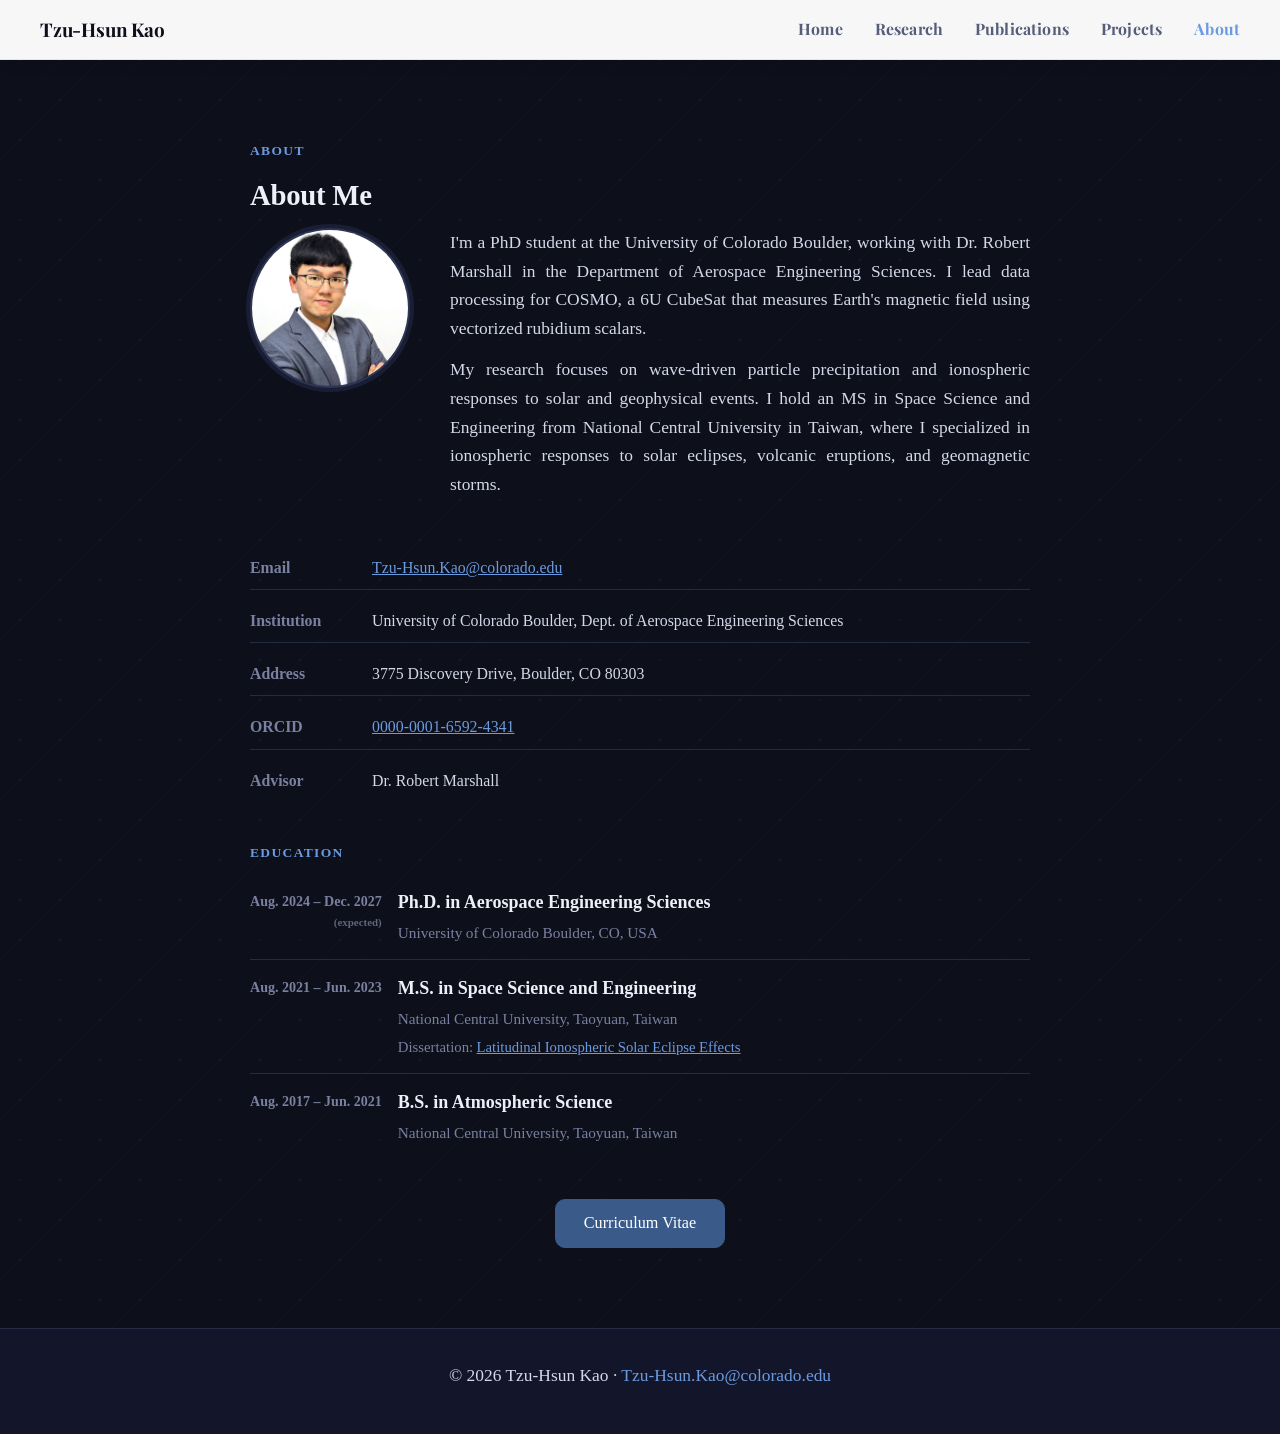
<file: about.html>
<!DOCTYPE html>
<html lang="en">
<head>
  <meta charset="UTF-8" />
  <meta name="viewport" content="width=device-width, initial-scale=1.0"/>
  <title>About — Tzu-Hsun Kao</title>
  <link rel="preconnect" href="https://fonts.googleapis.com">
  <link rel="preconnect" href="https://fonts.gstatic.com" crossorigin>
  <link href="https://fonts.googleapis.com/css2?family=Playfair+Display:wght@700&display=swap" rel="stylesheet">
  <link rel="stylesheet" href="style.css" />
</head>
<body>

<nav>
  <a class="nav-logo" href="index.html">Tzu-Hsun Kao</a>
  <ul class="nav-links" id="nav-links">
    <li><a href="index.html">Home</a></li>
    <li><a href="research.html">Research</a></li>
    <li><a href="publications.html">Publications</a></li>
    <li><a href="projects.html">Projects</a></li>
    <li><a href="about.html" class="active">About</a></li>
  </ul>
  <button class="hamburger" id="hamburger" aria-label="Menu">
    <span></span><span></span><span></span>
  </button>
</nav>

<main>
  <section>
    <div class="section-label">About</div>
    <h2>About Me</h2>

    <div class="about-grid">
      <img src="Resources/pic.jpg" alt="Tzu-Hsun Kao" class="about-photo" />
      <div id="about-bio">
        <p>
          I'm a PhD student at the University of Colorado Boulder, working with Dr. Robert Marshall in the Department of Aerospace Engineering Sciences. I lead data processing for COSMO, a 6U CubeSat that measures Earth's magnetic field using vectorized rubidium scalars.
        </p>
        <p>
          My research focuses on wave-driven particle precipitation and ionospheric responses to solar and geophysical events. I hold an MS in Space Science and Engineering from National Central University in Taiwan, where I specialized in ionospheric responses to solar eclipses, volcanic eruptions, and geomagnetic storms.
        </p>
      </div>
    </div>

    <div class="about-details">
      <div class="about-detail">
        <span class="label">Email</span>
        <span class="value"><a href="mailto:Tzu-Hsun.Kao@colorado.edu">Tzu-Hsun.Kao@colorado.edu</a></span>
      </div>
      <div class="about-detail">
        <span class="label">Institution</span>
        <span class="value">University of Colorado Boulder, Dept. of Aerospace Engineering Sciences</span>
      </div>
      <div class="about-detail">
        <span class="label">Address</span>
        <span class="value">3775 Discovery Drive, Boulder, CO 80303</span>
      </div>
      <div class="about-detail">
        <span class="label">ORCID</span>
        <span class="value"><a href="https://orcid.org/0000-0001-6592-4341" target="_blank">0000-0001-6592-4341</a></span>
      </div>

      <div class="about-detail">
        <span class="label">Advisor</span>
        <span class="value">Dr. Robert Marshall</span>
      </div>
    </div>

    <div style="margin-top: 40px;">
      <div class="section-label">Education</div>
      <div class="timeline">
        <div class="timeline-item">
          <div class="timeline-year">Aug. 2024 – Dec. 2027<br><span style="font-size:0.78em; opacity:0.75; display:block; text-align:right;">(expected)</span></div>
          <div class="timeline-content">
            <h3>Ph.D. in Aerospace Engineering Sciences</h3>
            <p>University of Colorado Boulder, CO, USA</p>
          </div>
        </div>
        <div class="timeline-item">
          <div class="timeline-year">Aug. 2021 – Jun. 2023</div>
          <div class="timeline-content">
            <h3>M.S. in Space Science and Engineering</h3>
            <p>National Central University, Taoyuan, Taiwan</p>
            <p style="margin-top:4px; font-size:0.82rem; color:var(--muted);">Dissertation: <a href="https://etd.lib.ncu.edu.tw/detail/0927ea67be99e47edf66c757e2e39d89/" target="_blank">Latitudinal Ionospheric Solar Eclipse Effects</a></p>
          </div>
        </div>
        <div class="timeline-item">
          <div class="timeline-year">Aug. 2017 – Jun. 2021</div>
          <div class="timeline-content">
            <h3>B.S. in Atmospheric Science</h3>
            <p>National Central University, Taoyuan, Taiwan</p>
          </div>
        </div>
      </div>
    </div>


    <div style="margin-top: 40px; text-align: center;">
      <a href="Resources/20260519 THKao_CV.pdf" download class="cv-download-btn">
        Curriculum Vitae
      </a>
    </div>

  </section>
</main>

<footer>
  <p>© 2026 Tzu-Hsun Kao ·
    <a href="mailto:Tzu-Hsun.Kao@colorado.edu">Tzu-Hsun.Kao@colorado.edu</a>
  </p>
</footer>

<script src="nav.js"></script>
<script>
  // ── About bio loader ─────────────────────────────────────────────
  // Edit Input/about-bio.txt to update the bio paragraphs.
  // Separate paragraphs with a blank line.
  // ──────────────────────────────────────────────────────────────────
  async function loadAboutBio() {
    const r = await fetch('Input/about-bio.txt');
    if (!r.ok) return;
    const text = (await r.text()).trim();
    const container = document.getElementById('about-bio');
    // Split on blank lines into separate paragraphs
    const paragraphs = text.split(/\n\s*\n/).map(p => p.trim()).filter(Boolean);
    container.innerHTML = paragraphs.map(p => `<p>${p}</p>`).join('');
  }
  loadAboutBio();
</script>
</body>
</html>
</file>
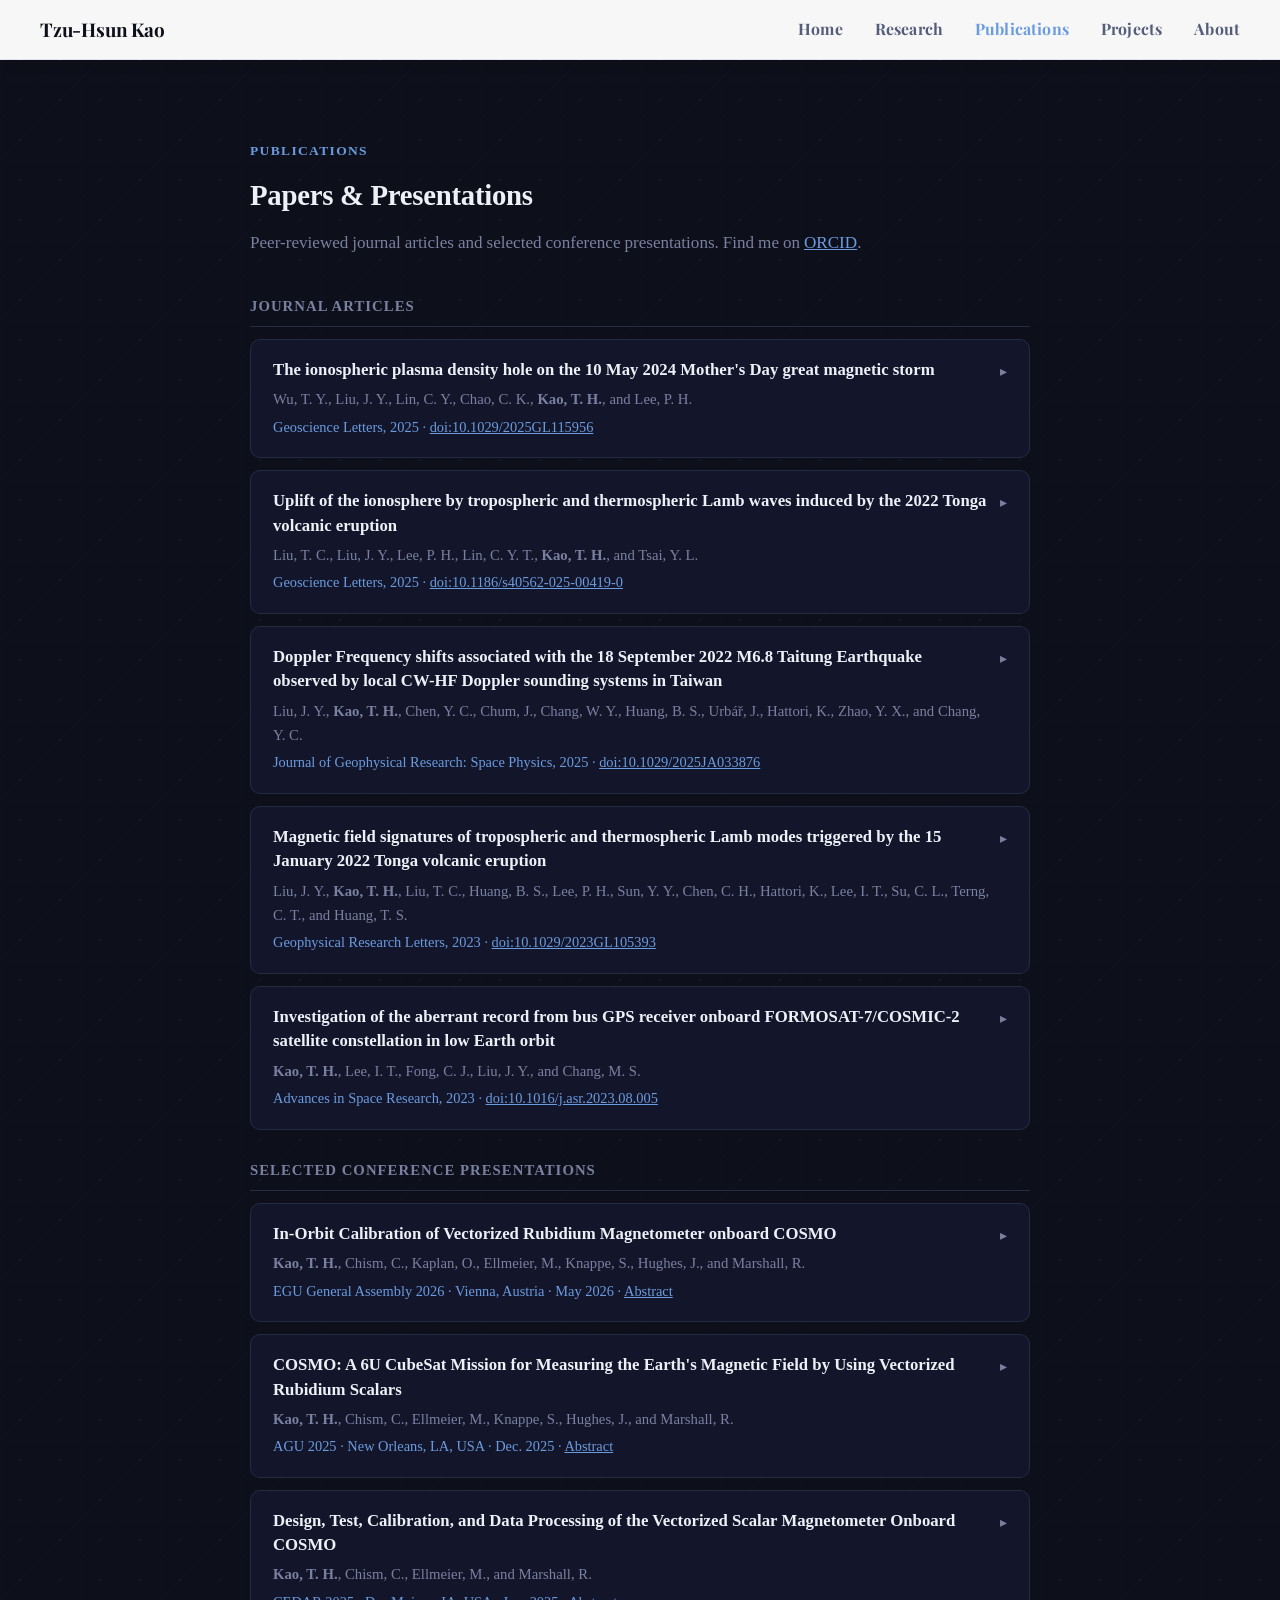
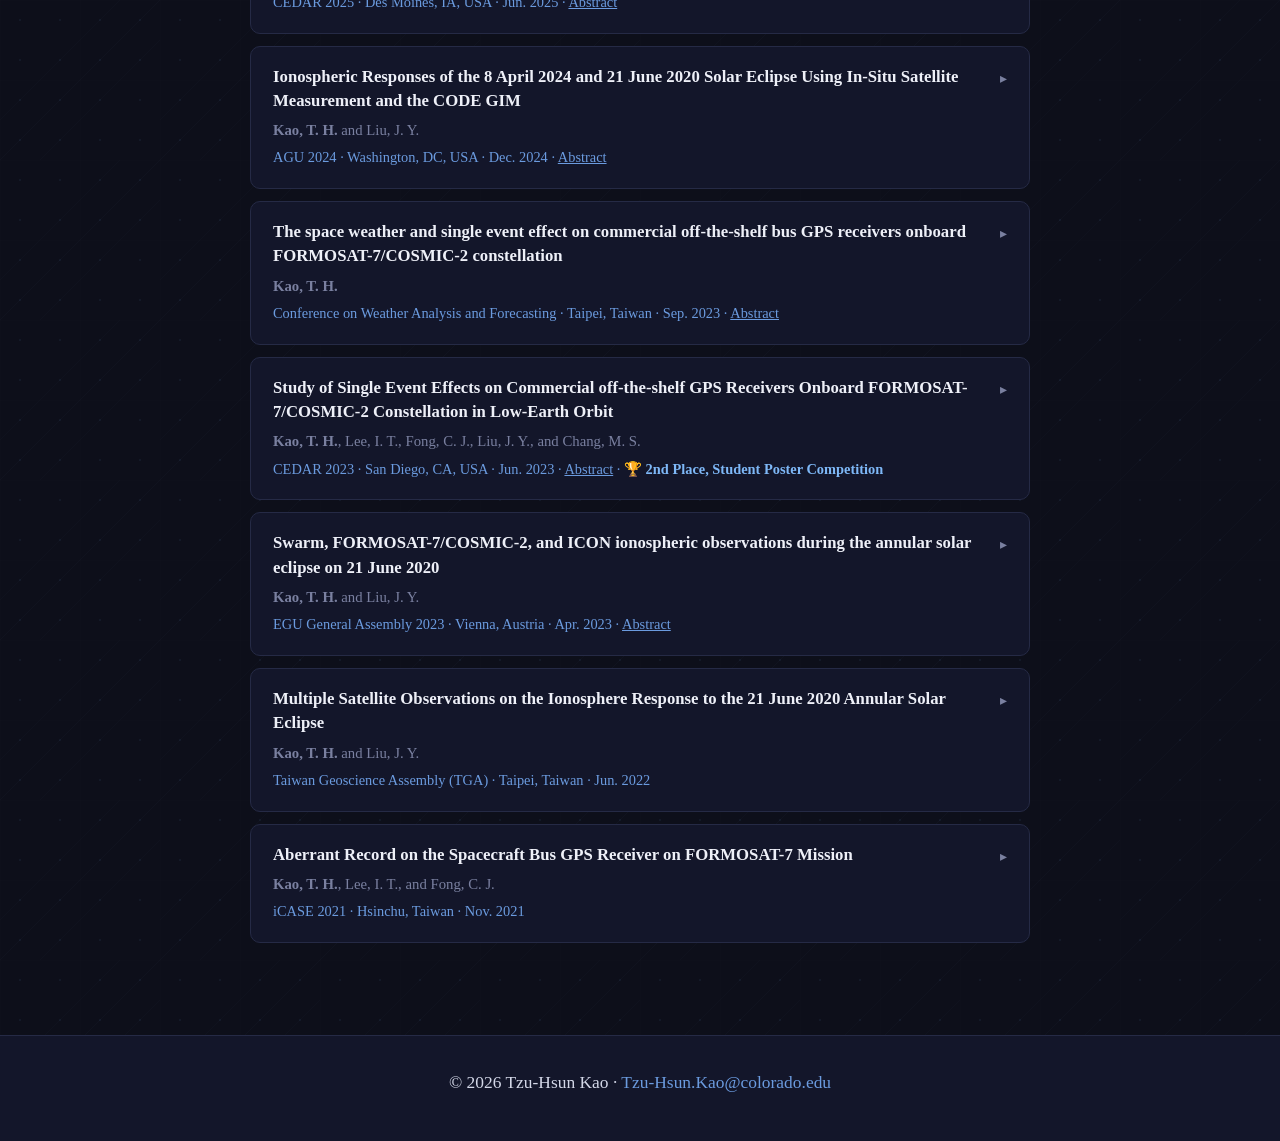
<file: publications.html>
<!DOCTYPE html>
<html lang="en">
<head>
  <meta charset="UTF-8" />
  <meta name="viewport" content="width=device-width, initial-scale=1.0"/>
  <title>Publications — Tzu-Hsun Kao</title>
  <link rel="preconnect" href="https://fonts.googleapis.com">
  <link rel="preconnect" href="https://fonts.gstatic.com" crossorigin>
  <link href="https://fonts.googleapis.com/css2?family=Playfair+Display:wght@700&display=swap" rel="stylesheet">
  <link rel="stylesheet" href="style.css" />
</head>
<body>

<nav>
  <a class="nav-logo" href="index.html">Tzu-Hsun Kao</a>
  <ul class="nav-links" id="nav-links">
    <li><a href="index.html">Home</a></li>
    <li><a href="research.html">Research</a></li>
    <li><a href="publications.html" class="active">Publications</a></li>
    <li><a href="projects.html">Projects</a></li>
    <li><a href="about.html">About</a></li>
  </ul>
  <button class="hamburger" id="hamburger" aria-label="Menu">
    <span></span><span></span><span></span>
  </button>
</nav>

<main>
  <section>
    <div class="section-label">Publications</div>
    <h2>Papers &amp; Presentations</h2>
    <p class="section-intro">
      Peer-reviewed journal articles and selected conference presentations. Find me on
      <a href="https://orcid.org/0000-0001-6592-4341" target="_blank">ORCID</a>.
    </p>

    <div class="pub-section-title">Journal Articles</div>

    <details class="pub-item pub-dropdown">
      <summary>
        <div class="pub-summary-content">
          <div class="pub-title">The ionospheric plasma density hole on the 10 May 2024 Mother's Day great magnetic storm</div>
          <div class="pub-authors">Wu, T. Y., Liu, J. Y., Lin, C. Y., Chao, C. K., <strong>Kao, T. H.</strong>, and Lee, P. H.</div>
          <div class="pub-venue">Geoscience Letters, 2025 · <a href="https://doi.org/10.1029/2025GL115956" target="_blank" onclick="event.stopPropagation()">doi:10.1029/2025GL115956</a></div>
        </div>
        <span class="pub-chevron">▸</span>
      </summary>
      <ul class="pub-keypoints">
        <li>FORMOSAT-5 and FORMOSAT-7 observed upward ion velocity at 720 km and downward ion velocity at 550 km altitude inside the plasma hole over the Atlantic Ocean during local midnight.</li>
        <li>The electron density in the hole yields a double-peak structure, with the lower peak at ~440 km and the upper peak at ~760 km altitude.</li>
        <li>The downward and upward ion velocities are likely responsible for creating the double-peak electron density feature observed during this extreme storm (Dst −412 nT).</li>
      </ul>
    </details>

    <details class="pub-item pub-dropdown">
      <summary>
        <div class="pub-summary-content">
          <div class="pub-title">Uplift of the ionosphere by tropospheric and thermospheric Lamb waves induced by the 2022 Tonga volcanic eruption</div>
          <div class="pub-authors">Liu, T. C., Liu, J. Y., Lee, P. H., Lin, C. Y. T., <strong>Kao, T. H.</strong>, and Tsai, Y. L.</div>
          <div class="pub-venue">Geoscience Letters, 2025 · <a href="https://doi.org/10.1186/s40562-025-00419-0" target="_blank" onclick="event.stopPropagation()">doi:10.1186/s40562-025-00419-0</a></div>
        </div>
        <span class="pub-chevron">▸</span>
      </summary>
      <ul class="pub-keypoints">
        <li>Thermospheric Lamb wavefronts propagated at 539 m/s and tropospheric ones at 338 m/s, uplifting the ionosphere by 86–155 km and 50–110 km, respectively.</li>
        <li>The ionospheric uplift significantly increased the Rayleigh–Taylor instability growth rate, resulting in the occurrence of ionospheric spread-F layers.</li>
        <li>The tropospheric Lamb wave was accompanied by distinct near-surface air pressure pulses and sea level fluctuations, while the thermospheric one was not.</li>
      </ul>
    </details>

    <details class="pub-item pub-dropdown">
      <summary>
        <div class="pub-summary-content">
          <div class="pub-title">Doppler Frequency shifts associated with the 18 September 2022 M6.8 Taitung Earthquake observed by local CW-HF Doppler sounding systems in Taiwan</div>
          <div class="pub-authors">Liu, J. Y., <strong>Kao, T. H.</strong>, Chen, Y. C., Chum, J., Chang, W. Y., Huang, B. S., Urbář, J., Hattori, K., Zhao, Y. X., and Chang, Y. C.</div>
          <div class="pub-venue">Journal of Geophysical Research: Space Physics, 2025 · <a href="https://doi.org/10.1029/2025JA033876" target="_blank" onclick="event.stopPropagation()">doi:10.1029/2025JA033876</a></div>
        </div>
        <span class="pub-chevron">▸</span>
      </summary>
      <ul class="pub-keypoints">
        <li>The seismo-traveling ionospheric disturbances (STIDs) from the M6.8 Taitung earthquake propagated upward at approximately the speed of sound, with a horizontal speed of ~1.4 km/s for nearby quakes — slower than the 3.2–3.9 km/s observed for distant ones.</li>
        <li>DFS observations from five sounding frequencies across nine receiving stations confirmed upward propagation with reflection heights of ~160–225 km altitude.</li>
        <li>In the Taiwan vicinity, the total intensity of earthquakes is essential for triggering STIDs, established through analysis of the top nine earthquakes during 2022–2023.</li>
      </ul>
    </details>

    <details class="pub-item pub-dropdown">
      <summary>
        <div class="pub-summary-content">
          <div class="pub-title">Magnetic field signatures of tropospheric and thermospheric Lamb modes triggered by the 15 January 2022 Tonga volcanic eruption</div>
          <div class="pub-authors">Liu, J. Y., <strong>Kao, T. H.</strong>, Liu, T. C., Huang, B. S., Lee, P. H., Sun, Y. Y., Chen, C. H., Hattori, K., Lee, I. T., Su, C. L., Terng, C. T., and Huang, T. S.</div>
          <div class="pub-venue">Geophysical Research Letters, 2023 · <a href="https://doi.org/10.1029/2023GL105393" target="_blank" onclick="event.stopPropagation()">doi:10.1029/2023GL105393</a></div>
        </div>
        <span class="pub-chevron">▸</span>
      </summary>
      <ul class="pub-keypoints">
        <li>Tropospheric (315 m/s) and thermospheric (487 m/s) Lamb waves from the Tonga eruption activated dynamo currents and electric fields, producing coherent magnetic field deflections in all 10 Taiwan magnetometers pointing toward and away from Tonga.</li>
        <li>Beamforming analysis on 69 INTERMAGNET magnetometers confirmed that both Lamb modes efficiently activated traveling ionospheric disturbances and uplifted the ionosphere.</li>
        <li>The tropospheric Lamb wave additionally modulated ground-based air pressures and sea levels, while the thermospheric wave did not show such surface signatures.</li>
      </ul>
    </details>

    <details class="pub-item pub-dropdown">
      <summary>
        <div class="pub-summary-content">
          <div class="pub-title">Investigation of the aberrant record from bus GPS receiver onboard FORMOSAT-7/COSMIC-2 satellite constellation in low Earth orbit</div>
          <div class="pub-authors"><strong>Kao, T. H.</strong>, Lee, I. T., Fong, C. J., Liu, J. Y., and Chang, M. S.</div>
          <div class="pub-venue">Advances in Space Research, 2023 · <a href="https://doi.org/10.1016/j.asr.2023.08.005" target="_blank" onclick="event.stopPropagation()">doi:10.1016/j.asr.2023.08.005</a></div>
        </div>
        <span class="pub-chevron">▸</span>
      </summary>
      <ul class="pub-keypoints">
        <li>Over 7,000 "Warm Start Requested" (WSR) events were recorded in 3 years after launch across the six-satellite F7/C2 constellation, classified as a type of single event effect (SEE) in the commercial COTS GPS receivers.</li>
        <li>A warning area of high SEE probability was statistically defined based on the geomagnetic field strength of ~21,200/20,550 nT, closely corresponding to the South Atlantic Anomaly region.</li>
        <li>WSR occurrence correlates with both geomagnetic disturbance (Kp index) and solar activity (F10.7 index), confirming a space weather-driven origin.</li>
      </ul>
    </details>

    <div class="pub-section-title">Selected Conference Presentations</div>

    <details class="pub-item pub-dropdown">
      <summary>
        <div class="pub-summary-content">
          <div class="pub-title">In-Orbit Calibration of Vectorized Rubidium Magnetometer onboard COSMO</div>
          <div class="pub-authors"><strong>Kao, T. H.</strong>, Chism, C., Kaplan, O., Ellmeier, M., Knappe, S., Hughes, J., and Marshall, R.</div>
          <div class="pub-venue">EGU General Assembly 2026 · Vienna, Austria · May 2026 · <a href="https://meetingorganizer.copernicus.org/EGU26/EGU26-856.html" target="_blank" onclick="event.stopPropagation()">Abstract</a></div>
        </div>
        <span class="pub-chevron">▸</span>
      </summary>
      <ul class="pub-keypoints">
        <li>Presented in-orbit calibration methodology for the vectorized rubidium scalar magnetometer aboard the COSMO 6U CubeSat.</li>
        <li>Calibration pipeline addresses sensor offsets, scale factors, and non-orthogonality using reference field models and onboard telemetry.</li>
        <li>Results demonstrate the feasibility of achieving science-grade magnetic field measurements from a low-cost CubeSat platform.</li>
      </ul>
      <span class="pub-ai-note">✦ AI-generated summary</span>
    </details>

    <details class="pub-item pub-dropdown">
      <summary>
        <div class="pub-summary-content">
          <div class="pub-title">COSMO: A 6U CubeSat Mission for Measuring the Earth's Magnetic Field by Using Vectorized Rubidium Scalars</div>
          <div class="pub-authors"><strong>Kao, T. H.</strong>, Chism, C., Ellmeier, M., Knappe, S., Hughes, J., and Marshall, R.</div>
          <div class="pub-venue">AGU 2025 · New Orleans, LA, USA · Dec. 2025 · <a href="https://agu.confex.com/agu/agu25/meetingapp.cgi/Paper/1940603" target="_blank" onclick="event.stopPropagation()">Abstract</a></div>
        </div>
        <span class="pub-chevron">▸</span>
      </summary>
      <ul class="pub-keypoints">
        <li>Overview of the COSMO mission, a 6U CubeSat designed to measure Earth's magnetic field using a novel vectorized rubidium scalar magnetometer.</li>
        <li>Described the instrument design, data processing pipeline, and science objectives targeting crustal and external magnetic field characterization.</li>
        <li>Highlighted the potential of small satellite platforms for high-precision geomagnetic observations at low cost and short development timescales.</li>
      </ul>
      <span class="pub-ai-note">✦ AI-generated summary</span>
    </details>

    <details class="pub-item pub-dropdown">
      <summary>
        <div class="pub-summary-content">
          <div class="pub-title">Design, Test, Calibration, and Data Processing of the Vectorized Scalar Magnetometer Onboard COSMO</div>
          <div class="pub-authors"><strong>Kao, T. H.</strong>, Chism, C., Ellmeier, M., and Marshall, R.</div>
          <div class="pub-venue">CEDAR 2025 · Des Moines, IA, USA · Jun. 2025 · <a href="https://cedarscience.org/poster-2025/design-test-calibration-and-data-processing-vectorized-scalar-magnetometer-onboard" target="_blank" onclick="event.stopPropagation()">Abstract</a></div>
        </div>
        <span class="pub-chevron">▸</span>
      </summary>
      <ul class="pub-keypoints">
        <li>Described the end-to-end development of the vectorized scalar magnetometer, from bench testing through pre-launch calibration.</li>
        <li>Data processing pipeline converts raw sensor outputs to calibrated vector magnetic field measurements, accounting for spacecraft interference.</li>
        <li>Preliminary results show good agreement with reference field models, validating the instrument for ionospheric and magnetospheric science.</li>
      </ul>
      <span class="pub-ai-note">✦ AI-generated summary</span>
    </details>

    <details class="pub-item pub-dropdown">
      <summary>
        <div class="pub-summary-content">
          <div class="pub-title">Ionospheric Responses of the 8 April 2024 and 21 June 2020 Solar Eclipse Using In-Situ Satellite Measurement and the CODE GIM</div>
          <div class="pub-authors"><strong>Kao, T. H.</strong> and Liu, J. Y.</div>
          <div class="pub-venue">AGU 2024 · Washington, DC, USA · Dec. 2024 · <a href="https://agu.confex.com/agu/agu24/meetingapp.cgi/Paper/1664274" target="_blank" onclick="event.stopPropagation()">Abstract</a></div>
        </div>
        <span class="pub-chevron">▸</span>
      </summary>
      <ul class="pub-keypoints">
        <li>Compared ionospheric responses to two solar eclipses — the 2024 total and 2020 annular — using in-situ satellite data and global TEC maps from CODE GIM.</li>
        <li>Both eclipses produced measurable electron density depletions along the eclipse path, with the total eclipse showing stronger and more localized effects.</li>
        <li>Multi-instrument analysis highlights how eclipse geometry and local time control the magnitude of ionospheric responses.</li>
      </ul>
      <span class="pub-ai-note">✦ AI-generated summary</span>
    </details>

    <details class="pub-item pub-dropdown">
      <summary>
        <div class="pub-summary-content">
          <div class="pub-title">The space weather and single event effect on commercial off-the-shelf bus GPS receivers onboard FORMOSAT-7/COSMIC-2 constellation</div>
          <div class="pub-authors"><strong>Kao, T. H.</strong></div>
          <div class="pub-venue">Conference on Weather Analysis and Forecasting · Taipei, Taiwan · Sep. 2023 · <a href="https://conf.cwa.gov.tw/media/cwa_past_conferences/112/A6/A6-5_O_%E9%AB%98%E5%AD%90%E5%8B%9B_The_s.pdf" target="_blank" onclick="event.stopPropagation()">Abstract</a></div>
        </div>
        <span class="pub-chevron">▸</span>
      </summary>
      <ul class="pub-keypoints">
        <li>Presented findings on space weather-driven single event effects (SEEs) affecting commercial GPS receivers aboard the FORMOSAT-7/COSMIC-2 LEO constellation.</li>
        <li>Identified correlations between high-energy particle flux events and anomalous GPS data records across the satellite constellation.</li>
        <li>Discussed implications for data quality assurance in operational space weather and ionospheric monitoring missions.</li>
      </ul>
      <span class="pub-ai-note">✦ AI-generated summary</span>
    </details>

    <details class="pub-item pub-dropdown">
      <summary>
        <div class="pub-summary-content">
          <div class="pub-title">Study of Single Event Effects on Commercial off-the-shelf GPS Receivers Onboard FORMOSAT-7/COSMIC-2 Constellation in Low-Earth Orbit</div>
          <div class="pub-authors"><strong>Kao, T. H.</strong>, Lee, I. T., Fong, C. J., Liu, J. Y., and Chang, M. S.</div>
          <div class="pub-venue">CEDAR 2023 · San Diego, CA, USA · Jun. 2023 · <a href="https://cedarscience.org/poster-2023/study-single-event-effects-commercial-shelf-gps-receivers-onboard-formosat-7cosmic-2" target="_blank" onclick="event.stopPropagation()">Abstract</a> · <span style="color:var(--accent); font-weight:600;">🏆 2nd Place, Student Poster Competition</span></div>
        </div>
        <span class="pub-chevron">▸</span>
      </summary>
      <ul class="pub-keypoints">
        <li>Systematic study of single event effects on COTS GPS receivers in LEO, using the full FORMOSAT-7/COSMIC-2 six-satellite constellation as a natural experiment.</li>
        <li>Aberrant records were statistically linked to South Atlantic Anomaly crossings and solar energetic particle events.</li>
        <li>Awarded 2nd Place in the CEDAR 2023 Student Poster Competition for the quality and originality of the work.</li>
      </ul>
      <span class="pub-ai-note">✦ AI-generated summary</span>
    </details>

    <details class="pub-item pub-dropdown">
      <summary>
        <div class="pub-summary-content">
          <div class="pub-title">Swarm, FORMOSAT-7/COSMIC-2, and ICON ionospheric observations during the annular solar eclipse on 21 June 2020</div>
          <div class="pub-authors"><strong>Kao, T. H.</strong> and Liu, J. Y.</div>
          <div class="pub-venue">EGU General Assembly 2023 · Vienna, Austria · Apr. 2023 · <a href="https://meetingorganizer.copernicus.org/EGU23/EGU23-596.html" target="_blank" onclick="event.stopPropagation()">Abstract</a></div>
        </div>
        <span class="pub-chevron">▸</span>
      </summary>
      <ul class="pub-keypoints">
        <li>Multi-satellite study of the ionospheric response to the 21 June 2020 annular solar eclipse, combining in-situ data from Swarm, FORMOSAT-7/COSMIC-2, and ICON.</li>
        <li>Eclipse-induced electron density reductions were observed across multiple altitude levels, with the response varying by local time and latitude.</li>
        <li>The complementary coverage of three satellite missions enabled a three-dimensional view of the eclipse's ionospheric footprint.</li>
      </ul>
      <span class="pub-ai-note">✦ AI-generated summary</span>
    </details>

    <details class="pub-item pub-dropdown">
      <summary>
        <div class="pub-summary-content">
          <div class="pub-title">Multiple Satellite Observations on the Ionosphere Response to the 21 June 2020 Annular Solar Eclipse</div>
          <div class="pub-authors"><strong>Kao, T. H.</strong> and Liu, J. Y.</div>
          <div class="pub-venue">Taiwan Geoscience Assembly (TGA) · Taipei, Taiwan · Jun. 2022</div>
        </div>
        <span class="pub-chevron">▸</span>
      </summary>
      <ul class="pub-keypoints">
        <li>Early analysis of ionospheric responses to the 2020 annular solar eclipse using coordinated observations from multiple satellites.</li>
        <li>TEC reductions and plasma density changes were detected along the eclipse path, consistent with reduced solar EUV ionization.</li>
        <li>Laid the groundwork for the more comprehensive multi-instrument study presented at EGU 2023.</li>
      </ul>
      <span class="pub-ai-note">✦ AI-generated summary</span>
    </details>

    <details class="pub-item pub-dropdown">
      <summary>
        <div class="pub-summary-content">
          <div class="pub-title">Aberrant Record on the Spacecraft Bus GPS Receiver on FORMOSAT-7 Mission</div>
          <div class="pub-authors"><strong>Kao, T. H.</strong>, Lee, I. T., and Fong, C. J.</div>
          <div class="pub-venue">iCASE 2021 · Hsinchu, Taiwan · Nov. 2021</div>
        </div>
        <span class="pub-chevron">▸</span>
      </summary>
      <ul class="pub-keypoints">
        <li>First report of anomalous GPS records from the FORMOSAT-7 bus receiver, identifying systematic patterns in the timing and location of data dropouts.</li>
        <li>Initial analysis pointed to radiation environment effects as the likely cause, motivating a broader investigation across the full COSMIC-2 constellation.</li>
        <li>This early work formed the basis for the subsequent journal publication in Advances in Space Research (2023).</li>
      </ul>
      <span class="pub-ai-note">✦ AI-generated summary</span>
    </details>
  </section>
</main>

<footer>
  <p>© 2026 Tzu-Hsun Kao ·
    <a href="mailto:Tzu-Hsun.Kao@colorado.edu">Tzu-Hsun.Kao@colorado.edu</a>
  </p>
</footer>

<script src="nav.js"></script>
</body>
</html>
</file>
<file: style.css>
:root {
  --navy: #0d0f1a;
  --surface: #13162a;
  --surface2: #1a1e35;
  --surface3: #222640;
  --blue: #6b9bdf;
  --blue-dim: #3a5a8a;
  --blue-light: #1a2540;
  --accent: #7eb8f7;
  --text: #d4d8e8;
  --text-bright: #eef0f8;
  --muted: #7a80a0;
  --border: #252a45;
  --border-bright: #2e3555;
  --bg: #0d0f1a;
  --white: #1a1e35;
  --radius: 10px;
  --transition: 0.2s ease;
}

* { box-sizing: border-box; margin: 0; padding: 0; }
html { scroll-behavior: smooth; font-size: 112.5%; /* bumps base from 16px → 18px (~+2pt) */ }

body {
  font-family: Georgia, "Times New Roman", Times, serif;
  color: var(--text);
  background-color: var(--bg);
  background-image: url("data:image/svg+xml,%3Csvg xmlns='http://www.w3.org/2000/svg' width='800' height='800'%3E%3Cdefs%3E%3Cpattern id='grid' width='80' height='80' patternUnits='userSpaceOnUse'%3E%3Cpath d='M 80 0 L 0 0 0 80' fill='none' stroke='%23ffffff' stroke-width='0.3' opacity='0.04'/%3E%3C/pattern%3E%3Cpattern id='diag' width='160' height='160' patternUnits='userSpaceOnUse'%3E%3Cline x1='0' y1='160' x2='160' y2='0' stroke='%236b9bdf' stroke-width='0.4' opacity='0.06'/%3E%3Cline x1='-40' y1='160' x2='120' y2='0' stroke='%236b9bdf' stroke-width='0.4' opacity='0.04'/%3E%3Cline x1='40' y1='160' x2='200' y2='0' stroke='%236b9bdf' stroke-width='0.4' opacity='0.04'/%3E%3C/pattern%3E%3Cpattern id='dots' width='40' height='40' patternUnits='userSpaceOnUse'%3E%3Ccircle cx='20' cy='20' r='0.8' fill='%236b9bdf' opacity='0.15'/%3E%3C/pattern%3E%3C/defs%3E%3Crect width='800' height='800' fill='url(%23grid)'/%3E%3Crect width='800' height='800' fill='url(%23diag)'/%3E%3Crect width='800' height='800' fill='url(%23dots)'/%3E%3C/svg%3E");
  background-size: 800px 800px;
  line-height: 1.65;
}

a { color: var(--blue); }

/* ── Nav ── */
nav {
  position: fixed;
  top: 0; left: 0; right: 0;
  z-index: 100;
  background: rgba(255, 255, 255, 0.97);
  backdrop-filter: blur(14px);
  border-bottom: 1px solid #e0e4ef;
  display: flex;
  align-items: center;
  justify-content: space-between;
  padding: 0 40px;
  height: 60px;
  box-shadow: 0 1px 12px rgba(0,0,0,0.18);
}

.nav-logo {
  font-weight: 700;
  font-size: 1.05rem;
  font-family: "Playfair Display", Georgia, serif;
  color: #0d0f1a;
  text-decoration: none;
  letter-spacing: -0.01em;
}

.nav-links {
  display: flex;
  gap: 32px;
  list-style: none;
}

.nav-links a {
  font-size: 0.88rem;
  font-weight: 700;
  font-family: "Playfair Display", Georgia, serif;
  color: #555d7a;
  text-decoration: none;
  transition: color var(--transition);
  letter-spacing: 0.01em;
}

.nav-links a:hover,
.nav-links a.active { color: var(--blue); }

/* ── Scroll-to-bottom: black nav ── */
nav.nav-dark {
  background: rgba(0, 0, 0, 0.96);
  border-bottom-color: #111;
  box-shadow: 0 1px 12px rgba(0,0,0,0.5);
  transition: background 0.4s ease, border-bottom-color 0.4s ease;
}
nav.nav-dark .nav-logo { color: #ffffff; transition: color 0.4s ease; }
nav.nav-dark .nav-links a { color: #aaaaaa; transition: color 0.4s ease; }
nav.nav-dark .nav-links a:hover,
nav.nav-dark .nav-links a.active { color: var(--accent); }
nav.nav-dark .hamburger span { background: #ffffff; transition: background 0.4s ease; }

nav { transition: background 0.4s ease, border-bottom-color 0.4s ease; }

.hamburger {
  display: none;
  flex-direction: column;
  gap: 5px;
  cursor: pointer;
  background: none;
  border: none;
  padding: 4px;
}
.hamburger span {
  display: block;
  width: 22px; height: 2px;
  background: #0d0f1a;
  border-radius: 2px;
  transition: var(--transition);
}

/* ── Layout ── */
main { padding-top: 60px; }

section {
  min-height: calc(100vh - 60px);
  padding: 80px 40px;
  max-width: 860px;
  margin: 0 auto;
}

.section-label {
  font-size: 0.75rem;
  font-weight: 700;
  text-transform: uppercase;
  letter-spacing: 0.1em;
  color: var(--blue);
  margin-bottom: 10px;
}

h1 {
  font-size: clamp(2rem, 5vw, 3rem);
  font-weight: 800;
  color: var(--text-bright);
  line-height: 1.15;
  letter-spacing: -0.02em;
  margin-bottom: 16px;
}

h2 {
  font-size: 1.6rem;
  font-weight: 700;
  color: var(--text-bright);
  letter-spacing: -0.01em;
  margin-bottom: 8px;
}

h3 {
  font-size: 1rem;
  font-weight: 600;
  color: var(--text-bright);
  margin-bottom: 4px;
}

p {
  color: var(--text);
  font-size: 0.97rem;
  margin-bottom: 12px;
  text-align: justify;
  hyphens: auto;
  -webkit-hyphens: auto;
  word-spacing: -0.02em;
}


/* ── Banner ── */
.site-banner {
  width: 100%;
  max-height: 320px;
  overflow: hidden;
  line-height: 0;
}
.site-banner img {
  width: 100%;
  height: 320px;
  object-fit: cover;
  object-position: center;
  display: block;
}

/* ── Home ── */
.home-section {
  display: flex;
  flex-direction: column;
  justify-content: center;
  min-height: calc(100vh - 60px);
  padding: 40px 40px 80px;
  max-width: 860px;
  margin: 0 auto;
}

/* ── Home layout: photo left, content right ── */
.home-layout {
  display: flex;
  gap: 52px;
  align-items: flex-start;
}

.home-photo-col {
  display: flex;
  flex-direction: column;
  align-items: center;
  flex-shrink: 0;
  width: 200px;
}

.home-photo {
  width: 200px;
  height: 200px;
  object-fit: cover;
  border-radius: 10px;
  border: 2px solid var(--border-bright);
  box-shadow: 0 4px 20px rgba(0,0,0,0.4);
  display: block;
}

.home-name {
  font-size: 1.1rem;
  font-weight: 800;
  color: var(--text-bright);
  text-align: center;
  margin-top: 14px;
  margin-bottom: 0;
  width: 200px;
  letter-spacing: -0.01em;
  line-height: 1.3;
}
.home-name-zh {
  text-align: center;
  font-size: 1.22rem;
  color: var(--text-bright);
  letter-spacing: 0.1em;
  margin-top: 0;
  margin-bottom: 0;
  width: 200px;
}

.home-meta {
  display: flex;
  flex-direction: column;
  align-items: flex-start;
  width: 200px;
  margin-top: 6px;
  gap: 3px;
}

.home-position {
  font-size: 0.85rem;
  font-family: Georgia, "Times New Roman", Times, serif;
  color: var(--muted);
  font-weight: normal;
  text-align: left;
  width: 200px;
  margin: 0;
  letter-spacing: normal;
  text-transform: none;
  hyphens: none;
  word-spacing: normal;
  display: flex;
  align-items: center;
  gap: 6px;
}

.meta-icon {
  width: 1.4em;
  text-align: center;
  flex-shrink: 0;
  font-style: normal;
}

/* ── Citation box ── */
.citation-box {
  display: block;
  width: 200px;
  margin-top: 16px;
  background: var(--surface2);
  border: 1px solid var(--border-bright);
  border-radius: var(--radius);
  padding: 12px 14px;
  text-decoration: none;
  transition: border-color var(--transition), box-shadow var(--transition);
}
.citation-box:hover {
  border-color: var(--blue-dim);
  box-shadow: 0 4px 16px rgba(0,0,0,0.3);
}

.citation-title {
  font-size: 0.75rem;
  font-weight: 700;
  text-transform: uppercase;
  letter-spacing: 0.08em;
  color: var(--muted);
  margin-bottom: 8px;
  text-align: center;
}

.citation-stats {
  width: 100%;
  margin-bottom: 10px;
}

.citation-stat-row {
  display: grid;
  grid-template-columns: 1fr auto auto;
  gap: 6px;
  font-size: 0.75rem;
  font-family: Georgia, serif;
  color: var(--text);
  padding: 2px 0;
  border-bottom: 1px solid var(--border);
}
.citation-stat-row:last-child { border-bottom: none; }

.citation-header {
  color: var(--muted);
  font-size: 0.7rem;
}

.citation-stat-row span:nth-child(2),
.citation-stat-row span:nth-child(3) {
  text-align: right;
  min-width: 28px;
}

.citation-chart { width: 100%; }

/* Chart: y-axis + bars side by side */
.citation-chart-inner {
  display: flex;
  align-items: flex-end; /* both children bottom-align */
  gap: 4px;
}

/* Y-axis: absolutely positioned labels inside a relative wrapper */
.citation-yaxis {
  position: relative;
  width: 14px;
  height: 80px; /* bar area height */
  flex-shrink: 0;
}

.citation-yaxis span {
  position: absolute;
  right: 0;
  font-size: 0.6rem;
  color: var(--muted);
  font-family: Georgia, serif;
  line-height: 1;
  text-align: right;
  transform: translateY(-50%); /* center label on its gridline */
}

/* Place each label at the correct % from bottom:
   bar area = 80px, scale 0–5, each unit = 16px
   top:X% = (5 - value) / 5 * 100% */
.citation-yaxis span:nth-child(1) { top: 0%;   } /* 5 */
.citation-yaxis span:nth-child(2) { top: 20%;  } /* 4 */
.citation-yaxis span:nth-child(3) { top: 40%;  } /* 3 */
.citation-yaxis span:nth-child(4) { top: 60%;  } /* 2 */
.citation-yaxis span:nth-child(5) { top: 80%;  } /* 1 */
.citation-yaxis span:nth-child(6) { top: 100%; } /* 0 */

.citation-bars {
  display: flex;
  align-items: flex-end;
  gap: 6px;
  height: 80px;        /* bar drawing area, no padding */
  flex: 1;
  position: relative;
  border-bottom: 1px solid var(--border-bright);
  border-left: 1px solid var(--border-bright);
  padding-bottom: 0;
}

.citation-bar-wrap {
  display: flex;
  flex-direction: column;
  align-items: center;
  flex: 1;
  height: 100%;
  justify-content: flex-end;
  gap: 4px;
}

.citation-bar {
  width: 100%;
  background: var(--muted);
  border-radius: 2px 2px 0 0;
  transition: background var(--transition);
}
.citation-box:hover .citation-bar { background: var(--blue); }

.citation-bar-wrap span {
  font-size: 0.65rem;
  color: var(--muted);
  font-family: Georgia, serif;
}

/* X-axis year labels row — sits below the chart-inner, offset by y-axis width */
.citation-xlabels {
  display: flex;
  margin-left: 18px; /* y-axis width (14px) + gap (4px) */
  margin-top: 4px;
}
.citation-xlabels span {
  flex: 1;
  text-align: center;
  font-size: 0.65rem;
  color: var(--muted);
  font-family: Georgia, serif;
}

.home-position a {
  color: var(--muted);
  text-decoration: none;
}

.home-position a:hover {
  color: var(--accent);
}

.citation-updated {
  font-size: 0.65rem;
  color: var(--muted);
  text-align: center;
  margin-top: 4px;
  hyphens: none;
  word-spacing: normal;
  font-style: italic;
}

.home-content-col {
  flex: 1;
  display: flex;
  flex-direction: column;
  justify-content: center;
}

.home-tag {
  display: inline-block;
  background: var(--blue-light);
  color: var(--accent);
  font-size: 0.8rem;
  font-weight: 600;
  padding: 4px 14px;
  border-radius: 20px;
  margin-bottom: 24px;
  letter-spacing: 0.04em;
  border: 1px solid var(--blue-dim);
}

.home-intro {
  font-size: 1.05rem;
  color: var(--muted);
  max-width: 780px;
  margin-bottom: 8px;
  line-height: 1.75;
  text-align: justify;
  hyphens: auto;
  -webkit-hyphens: auto;
  word-spacing: -0.02em;
}

.btn-row {
  display: flex;
  gap: 12px;
  flex-wrap: wrap;
}

.btn {
  display: inline-block;
  padding: 10px 22px;
  border-radius: 7px;
  font-size: 0.88rem;
  font-weight: 600;
  text-decoration: none;
  transition: all var(--transition);
  cursor: pointer;
  border: none;
}

.btn-primary {
  background: var(--blue);
  color: #0d0f1a;
}
.btn-primary:hover { background: var(--accent); }

.btn-outline {
  background: transparent;
  color: var(--blue);
  border: 1.5px solid var(--blue-dim);
}
.btn-outline:hover {
  border-color: var(--blue);
  color: var(--accent);
  background: var(--blue-light);
}

.home-chips {
  display: flex;
  flex-wrap: wrap;
  gap: 8px;
  margin-top: 8px;
}

/* Recent publications block on home page */
.home-pubs {
  margin-top: 32px;
}

.home-pubs-header {
  display: flex;
  align-items: center;
  justify-content: space-between;
  margin-bottom: 12px;
}

.home-pubs-all {
  font-size: 0.78rem;
  color: var(--blue);
  text-decoration: none;
  font-weight: 600;
}
.home-pubs-all:hover { color: var(--accent); }

.home-pub-item {
  padding: 12px 16px;
  margin-bottom: 8px;
}

.home-pub-item .pub-title {
  font-size: 0.85rem;
}

.home-pub-item .pub-authors {
  font-size: 0.78rem;
}

.home-pub-item .pub-venue {
  font-size: 0.75rem;
  margin-top: 3px;
}

/* Dropdown publication cards */
.pub-dropdown { cursor: pointer; }

.pub-dropdown summary {
  display: flex;
  align-items: flex-start;
  justify-content: space-between;
  gap: 10px;
  list-style: none;
  cursor: pointer;
}
.pub-dropdown summary::-webkit-details-marker { display: none; }

.pub-summary-content { flex: 1; }

.pub-chevron {
  font-size: 0.75rem;
  color: var(--muted);
  margin-top: 3px;
  flex-shrink: 0;
  transition: transform 0.2s ease;
  display: inline-block;
}

.pub-dropdown[open] .pub-chevron {
  transform: rotate(90deg);
}

.pub-keypoints {
  margin-top: 12px;
  padding-left: 0;
  list-style: none;
  display: flex;
  flex-direction: column;
  gap: 6px;
  border-top: 1px solid var(--border);
  padding-top: 10px;
}

.pub-keypoints li {
  font-size: 0.8rem;
  color: var(--muted);
  padding-left: 14px;
  position: relative;
  line-height: 1.55;
  text-align: left;
  hyphens: none;
  word-spacing: normal;
}

.pub-keypoints li::before {
  content: "·";
  position: absolute;
  left: 3px;
  color: var(--blue);
  font-weight: 700;
}

.pub-ai-note {
  display: block;
  text-align: right;
  font-size: 0.68rem;
  color: var(--muted);
  font-style: italic;
  margin-top: 8px;
  opacity: 0.7;
}

.chip {
  background: var(--surface2);
  border: 1px solid var(--border-bright);
  border-radius: 6px;
  padding: 5px 12px;
  font-size: 0.8rem;
  color: var(--muted);
  font-weight: 500;
  transition: border-color var(--transition), color var(--transition);
}
.chip:hover {
  border-color: var(--blue-dim);
  color: var(--text);
}

/* ── Research cards with illustration ── */
.research-card {
  display: flex;
  gap: 24px;
  align-items: flex-start;
}

.research-illustration {
  flex-shrink: 0;
  width: 160px;
  border-radius: 8px;
  overflow: hidden;
  border: 1px solid var(--border-bright);
}

.research-illustration svg {
  display: block;
  width: 100%;
  height: auto;
}

.research-text { flex: 1; }

@media (max-width: 640px) {
  .research-card { flex-direction: column; }
  .research-illustration { width: 100%; }
}

/* ── Section intro ── */
.section-intro {
  color: var(--muted);
  font-size: 0.95rem;
  max-width: 780px;
  margin-bottom: 36px;
  line-height: 1.75;
  text-align: justify;
  hyphens: auto;
  -webkit-hyphens: auto;
  word-spacing: -0.02em;
}

/* ── Cards ── */
.card {
  background: var(--surface);
  border: 1px solid var(--border);
  border-radius: var(--radius);
  padding: 22px 24px;
  margin-bottom: 14px;
  transition: box-shadow var(--transition), border-color var(--transition);
}
.card:hover {
  border-color: var(--blue-dim);
  box-shadow: 0 4px 24px rgba(0,0,0,0.35);
}

.card-meta {
  font-size: 0.78rem;
  color: var(--muted);
  margin-bottom: 6px;
  font-weight: 500;
}

.card-tags {
  display: flex;
  flex-wrap: wrap;
  gap: 6px;
  margin-top: 10px;
}

.tag {
  background: var(--blue-light);
  color: var(--blue);
  font-size: 0.74rem;
  font-weight: 600;
  padding: 2px 9px;
  border-radius: 4px;
  border: 1px solid var(--border-bright);
}

/* ── Publications ── */
.pub-item {
  background: var(--surface);
  border: 1px solid var(--border);
  border-radius: var(--radius);
  padding: 18px 22px;
  margin-bottom: 12px;
  transition: box-shadow var(--transition), border-color var(--transition);
}
.pub-item:hover {
  border-color: var(--blue-dim);
  box-shadow: 0 4px 24px rgba(0,0,0,0.35);
}

.pub-title {
  font-size: 0.93rem;
  font-weight: 600;
  color: var(--text-bright);
  margin-bottom: 5px;
  line-height: 1.45;
}

.pub-authors {
  font-size: 0.82rem;
  color: var(--muted);
  margin-bottom: 4px;
}

.pub-venue {
  font-size: 0.8rem;
  color: var(--blue);
  font-weight: 500;
}

.pub-doi {
  font-size: 0.78rem;
  color: var(--muted);
  margin-top: 4px;
}
.pub-doi a { color: var(--blue); text-decoration: none; }
.pub-doi a:hover { text-decoration: underline; color: var(--accent); }

.pub-section-title {
  font-size: 0.82rem;
  font-weight: 700;
  text-transform: uppercase;
  letter-spacing: 0.07em;
  color: var(--muted);
  margin: 28px 0 12px;
  border-bottom: 1px solid var(--border);
  padding-bottom: 8px;
}

/* ── About ── */
.about-grid {
  display: grid;
  grid-template-columns: 160px 1fr;
  gap: 40px;
  align-items: start;
  margin-bottom: 36px;
}

.avatar-placeholder {
  width: 140px;
  height: 140px;
  border-radius: 50%;
  background: var(--surface3);
  display: flex;
  align-items: center;
  justify-content: center;
  font-size: 2.5rem;
  border: 2px solid var(--border-bright);
  box-shadow: 0 0 0 4px var(--surface2);
}

.about-photo {
  width: 160px;
  height: 160px;
  object-fit: cover;
  border-radius: 50%;
  border: 2px solid var(--border-bright);
  box-shadow: 0 0 0 4px var(--surface2);
  flex-shrink: 0;
}

.about-details {
  display: flex;
  flex-direction: column;
  gap: 10px;
  margin-top: 24px;
}

.about-detail {
  display: flex;
  gap: 12px;
  font-size: 0.88rem;
  align-items: flex-start;
  padding: 8px 0;
  border-bottom: 1px solid var(--border);
}
.about-detail:last-child { border-bottom: none; }

.about-detail .label {
  color: var(--muted);
  font-weight: 600;
  min-width: 110px;
  flex-shrink: 0;
}

.about-detail .value { color: var(--text); }

/* ── CV Download Button ── */
.cv-download-btn {
  display: inline-block;
  padding: 10px 28px;
  background: var(--blue-dim);
  color: #ffffff;
  border: 1px solid var(--blue-dim);
  border-radius: var(--radius);
  font-size: 0.9rem;
  font-family: Georgia, serif;
  text-decoration: none;
  transition: background var(--transition), color var(--transition);
}
.cv-download-btn:hover {
  background: var(--blue);
  color: var(--navy);
}

/* ── Timeline ── */
.timeline { margin-bottom: 8px; }

.timeline-item {
  display: flex;
  gap: 16px;
  padding: 14px 0;
  border-bottom: 1px solid var(--border);
}
.timeline-item:last-child { border-bottom: none; }

.timeline-year {
  font-size: 0.78rem;
  color: var(--muted);
  font-weight: 600;
  min-width: 130px;
  flex-shrink: 0;
  padding-top: 2px;
}

.timeline-content h3 { margin-bottom: 2px; }

.timeline-content p {
  font-size: 0.85rem;
  color: var(--muted);
  margin: 0;
}

/* ── Awards ── */
.award-item {
  display: flex;
  justify-content: space-between;
  align-items: baseline;
  padding: 10px 0;
  border-bottom: 1px solid var(--border);
  gap: 16px;
}
.award-item:last-child { border-bottom: none; }
.award-name { font-size: 0.88rem; color: var(--text); }
.award-year { font-size: 0.78rem; color: var(--muted); font-weight: 600; white-space: nowrap; }

/* ── Footer ── */
footer {
  text-align: center;
  padding: 32px 20px;
  font-size: 0.8rem;
  color: var(--muted);
  border-top: 1px solid var(--border);
  background: var(--surface);
}
footer p {
  text-align: center;
  hyphens: none;
  word-spacing: normal;
}
footer a { color: var(--blue); text-decoration: none; }
footer a:hover { color: var(--accent); }

/* ── Visitor counter ── */
.visitor-counter {
  display: flex;
  align-items: center;
  justify-content: center;
  gap: 5px;
  margin-top: 6px;
  font-size: 0.65rem;
  color: var(--muted);
  font-family: Georgia, serif;
  font-style: italic;
  flex-wrap: wrap;
  width: 200px;
}
.visitor-eye { font-style: normal; }
.visitor-sep { color: var(--border-bright); }
.visitor-item { white-space: nowrap; }

/* ── Mobile ── */
@media (max-width: 640px) {
  nav { padding: 0 20px; }
  .nav-links {
    display: none;
    flex-direction: column;
    position: absolute;
    top: 60px; left: 0; right: 0;
    background: rgba(255, 255, 255, 0.98);
    border-bottom: 1px solid #e0e4ef;
    padding: 16px 20px;
    gap: 16px;
  }
  .nav-links.open { display: flex; }
  .hamburger { display: flex; }
  section, .home-section { padding: 60px 20px; }
  .home-layout { flex-direction: column; align-items: center; gap: 32px; }
  .home-photo-col { width: 160px; }
  .home-photo { width: 160px; height: 160px; }
  .home-name { width: 160px; font-size: 1rem; }
  .home-meta { width: 160px; }
  .home-position { width: 160px; }
  .about-grid { grid-template-columns: 1fr; }
  .avatar-placeholder, .about-photo { margin: 0 auto; }
  .timeline-item { flex-direction: column; gap: 4px; }
  .award-item { flex-direction: column; gap: 2px; }
}
</file>
